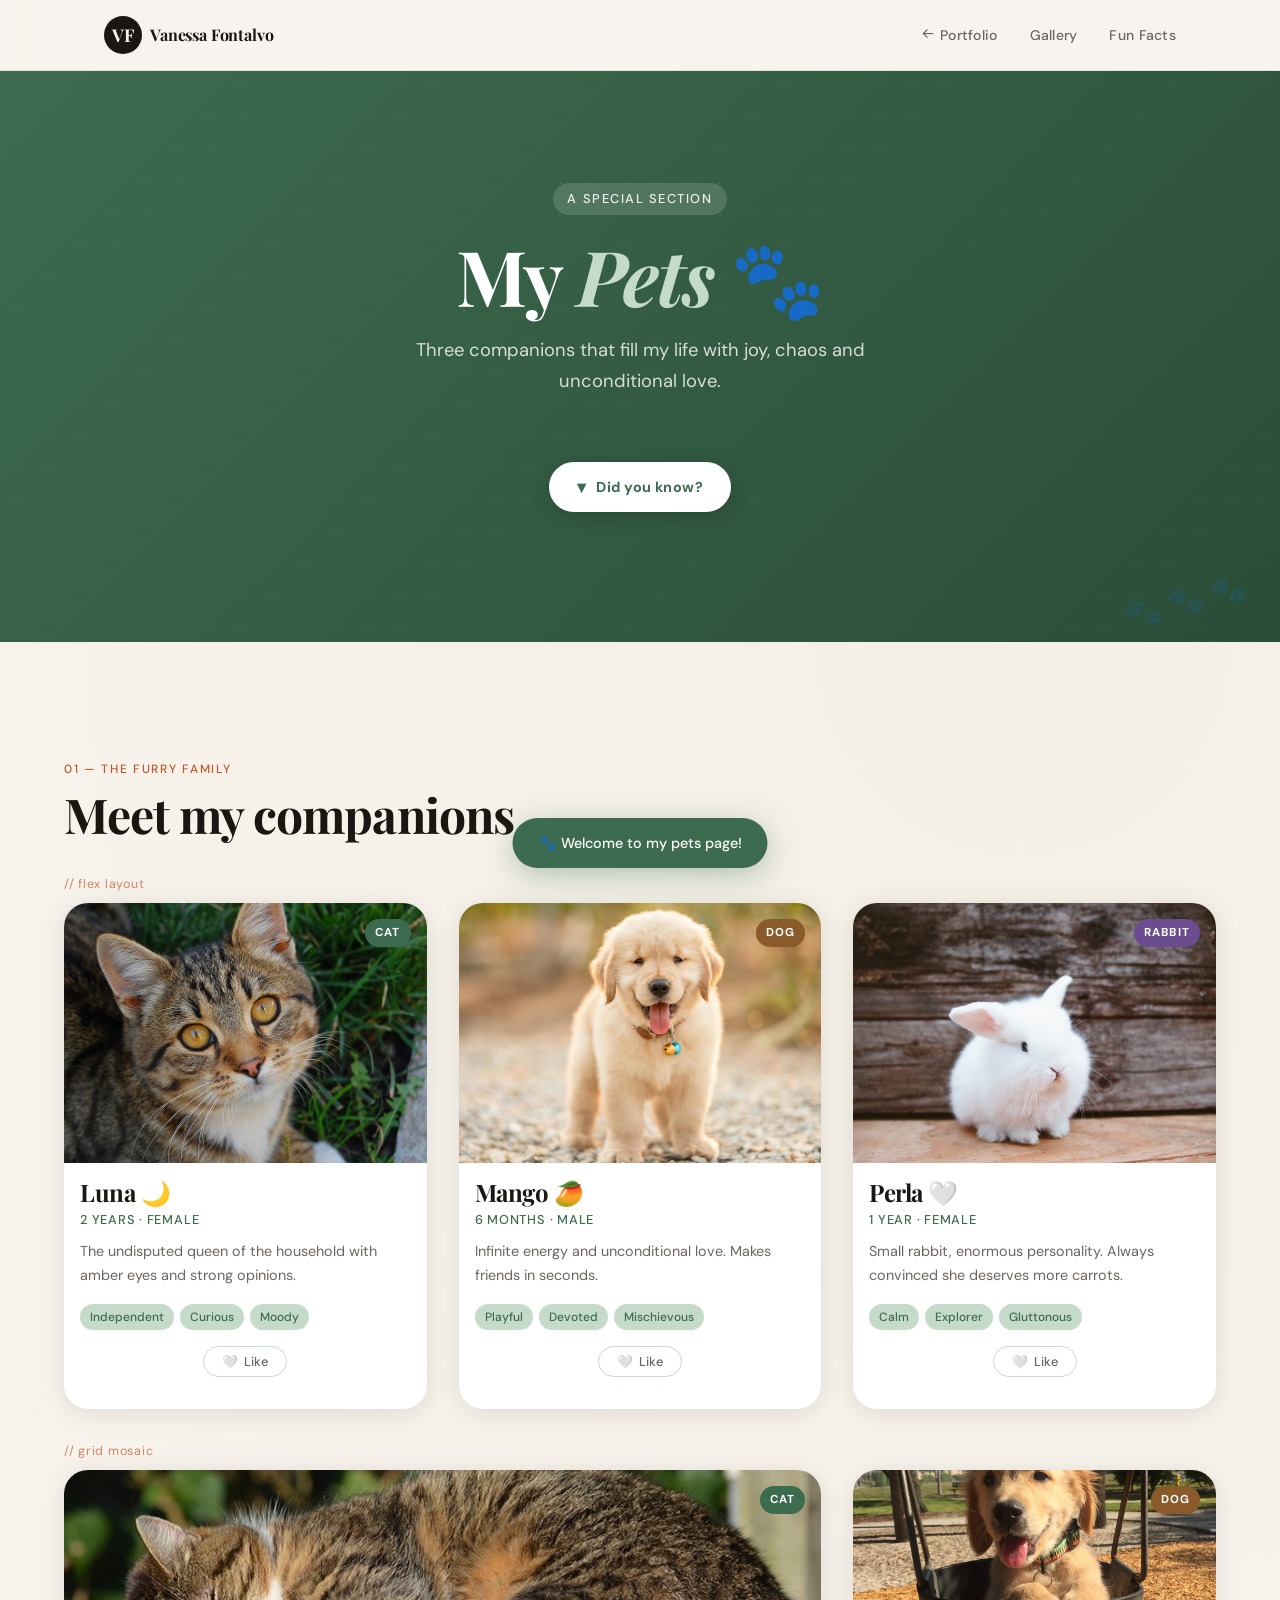
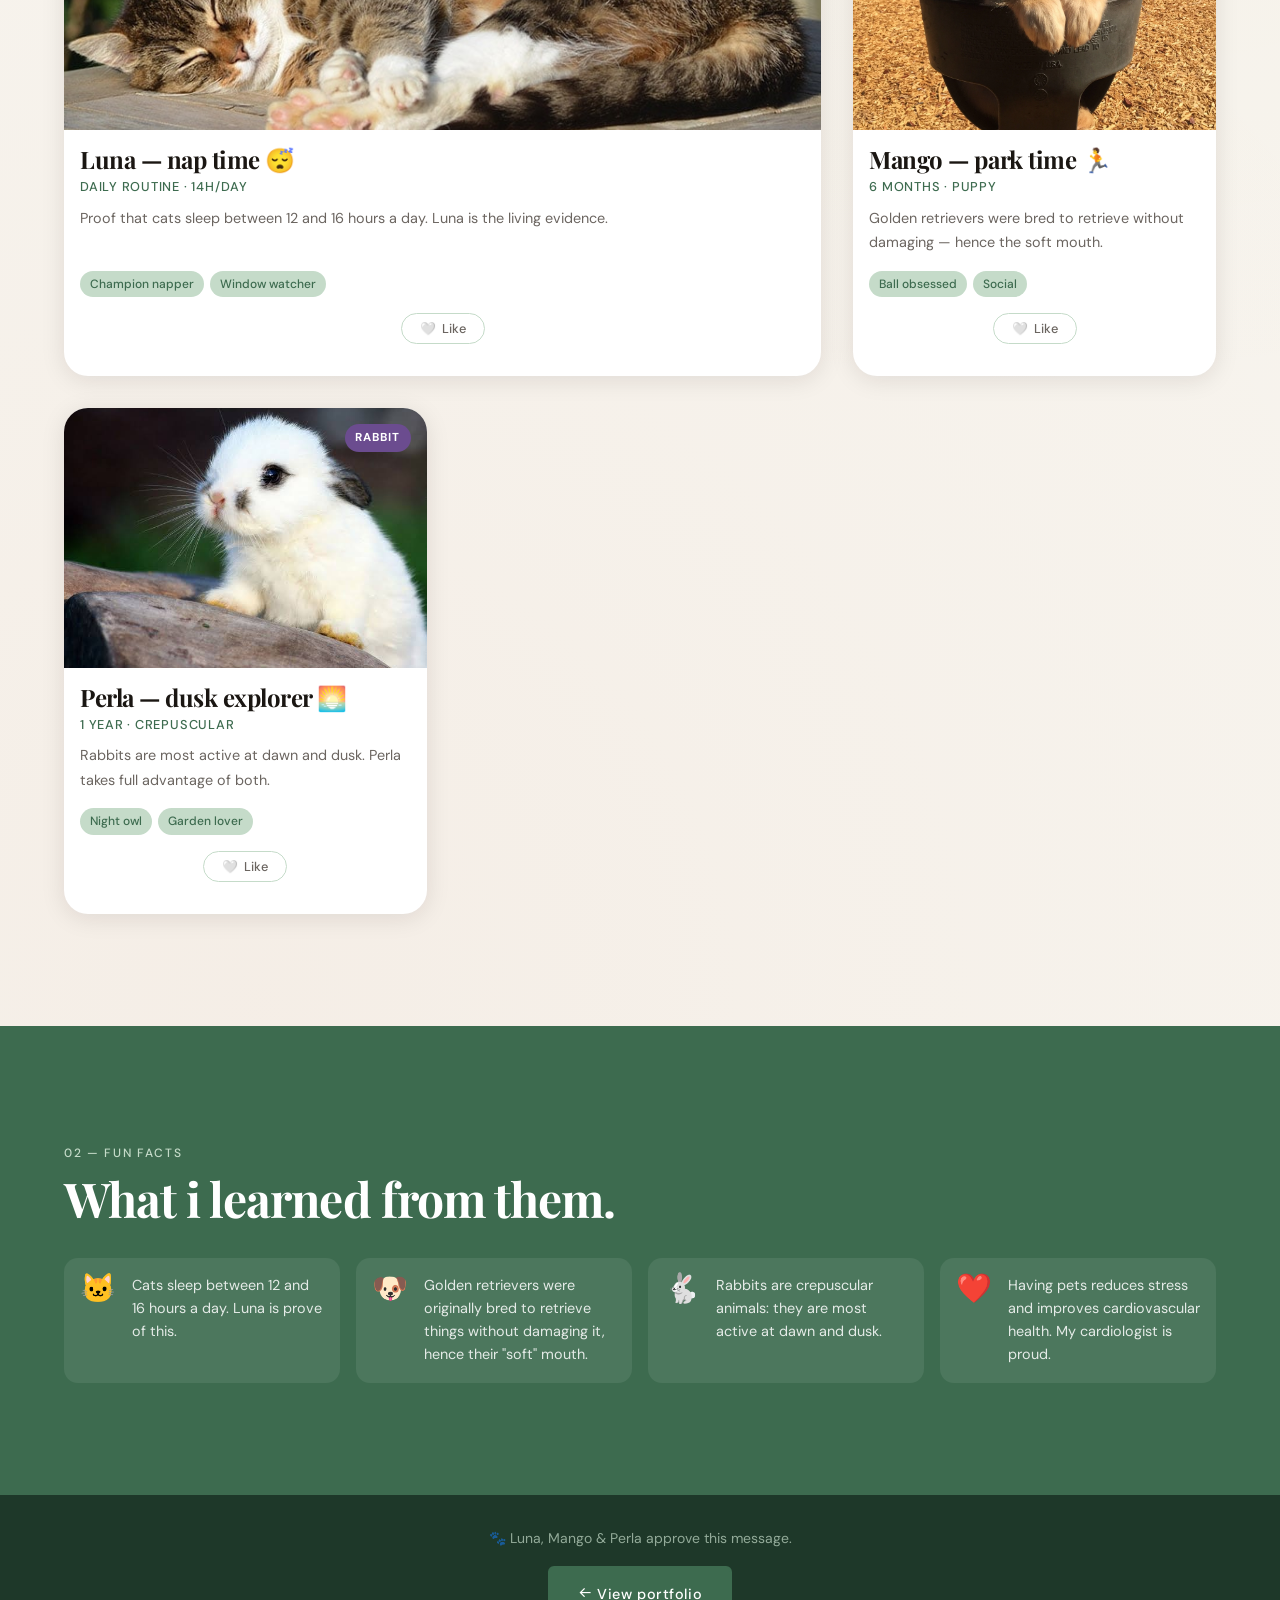
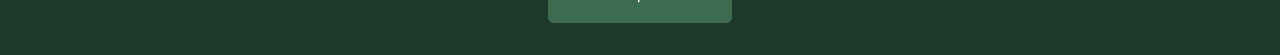
<file: mascotas.html>
<!DOCTYPE html>
<html lang="en">

<head>
  <meta charset="UTF-8">
  <meta name="viewport" content="width=device-width, initial-scale=1.0">
  <meta name="description" content="Pet gallery of Vanessa Fontalvo — meet Luna, Mango and Perla.">
  <meta name="keywords" content="pets, cats, dogs, rabbits, pets gallery, Luna, Mango, Perla">
  <meta name="author" content="Vanessa Fontalvo">
  <title>My Pets — Vanessa Fontalvo</title>

  <link rel="stylesheet" href="css/petstyles.css">
  <link
    href="https://fonts.googleapis.com/css2?family=Playfair+Display:wght@400;700;900&family=DM+Sans:wght@300;400;500&display=swap"
    rel="stylesheet">
  <link href="https://unpkg.com/boxicons@2.1.4/css/boxicons.min.css" rel="stylesheet">
</head>

<body class="page-mascotas">

  <!-------------------- HEADER ---------------------->
  <header class="site-header">
    <div class="header-inner">
      <!-- Logo with back link to portfolio -->
      <div class="logo">
        <a href="index.html" class="logo-link" aria-label="Back to portfolio">
          <span class="logo-initial">VF</span>
          <span class="logo-name">Vanessa Fontalvo</span>
        </a>
      </div>

      <!-- Hamburger toggle (mobile only) -->
      <button class="hamburger" id="hamburger" aria-label="Toggle navigation" aria-expanded="false" aria-controls="main-nav">
        <span></span><span></span><span></span>
      </button>

      <!-- Pets page navigation -->
      <nav class="main-nav" id="main-nav" aria-label="Navigation">
        <ul>
          <!-- Back to main portfolio -->
          <li><a href="index.html" class="nav-back">
              <i class='bx bx-arrow-back'></i>
              Portfolio</a></li>
          <li><a href="#galeria">Gallery</a></li>
          <li><a href="#curiosidades">Fun Facts</a></li>
        </ul>
      </nav>
    </div>
  </header>

  <!-------------------- PETS HERO -------------------->
  <section class="pets-hero">
    <div class="pets-hero-content">
      <p class="hero-label">A special section </p>
      <h1 class="hero-title pets-hero-title">
        My <em>Pets</em> 🐾
      </h1>
      <p class="hero-sub">
        Three companions that fill my life with joy, chaos and unconditional love.
      </p>

      <!-- Did you know? — show/hide toggle -->
      <button class="btn-toggle-fact" id="btn-toggle-fact"
              aria-expanded="false" aria-controls="fact-panel">
        <span class="btn-icon">▾</span>
        <span class="btn-text">Did you know?</span>
      </button>
      <div class="fun-fact-panel" id="fact-panel" role="region" aria-label="Fun fact">
        <p id="fact-text"></p>
      </div>
    </div>
    <!-- Paw decoration -->
    <div class="paw-deco" aria-hidden="true">
      <span>🐾</span><span>🐾</span><span>🐾</span>
    </div>
  </section>

  <main>

    <!---------------------- PETS GALLERY --------------------->
    <section id="galeria" class="section section-gallery">
      <div class="section-inner">
        <span class="section-tag">01 — The furry family</span>
        <h2 class="section-title">Meet my companions.</h2>

        <!---------------------------------------------------------
             LAYOUT 1: Flexbox row
             display: flex + flex-wrap: wrap distributes cards
             evenly across rows, wrapping when space runs out.
        ------------------------------------------------------- -->
        <p class="gallery-layout-label">// flex layout</p>
        <div class="pets-flex-row">

          <!-- Pet 1: Luna -->
          <article class="pet-card">
            <div class="pet-image-wrap">
              <img src="./assets/img/tabby.jpg" alt="Luna, a tabby cat resting on a soft pillow" width="600" height="450"
                loading="lazy">
              <span class="pet-badge">Cat</span>
            </div>
            <div class="pet-info">
              <h3 class="pet-name">Luna 🌙</h3>
              <p class="pet-age">2 years · Female</p>
              <p class="pet-desc">The undisputed queen of the household with amber eyes and strong opinions.</p>
              <ul class="pet-tags" aria-label="Personality traits">
                <li>Independent</li>
                <li>Curious</li>
                <li>Moody</li>
              </ul>
              <button class="pet-like-btn" data-pet="Luna" aria-label="Like Luna">
                <span class="like-heart">🤍</span>
                <span class="like-label">Like</span>
              </button>
            </div>
          </article>

          <!-- Pet 2: Mango -->
          <article class="pet-card">
            <div class="pet-image-wrap">
              <img src="./assets/img/golden.jpeg" alt="Mango, a golden retriever with infinite energy" width="600" height="450"
                loading="lazy">
              <span class="pet-badge pet-badge--dog">Dog</span>
            </div>
            <div class="pet-info">
              <h3 class="pet-name">Mango 🥭</h3>
              <p class="pet-age">6 months · Male</p>
              <p class="pet-desc">Infinite energy and unconditional love. Makes friends in seconds.</p>
              <ul class="pet-tags" aria-label="Personality traits">
                <li>Playful</li>
                <li>Devoted</li>
                <li>Mischievous</li>
              </ul>
              <button class="pet-like-btn" data-pet="Mango" aria-label="Like Mango">
                <span class="like-heart">🤍</span>
                <span class="like-label">Like</span>
              </button>
            </div>
          </article>

          <!-- Pet 3: Perla -->
          <article class="pet-card">
            <div class="pet-image-wrap">
              <img src="./assets/img/bunny.jpg" alt="Perla, a white rabbit on green grass" width="600" height="450"
                loading="lazy">
              <span class="pet-badge pet-badge--rabbit">Rabbit</span>
            </div>
            <div class="pet-info">
              <h3 class="pet-name">Perla 🤍</h3>
              <p class="pet-age">1 year · Female</p>
              <p class="pet-desc">Small rabbit, enormous personality. Always convinced she deserves more carrots.</p>
              <ul class="pet-tags" aria-label="Personality traits">
                <li>Calm</li>
                <li>Explorer</li>
                <li>Gluttonous</li>
              </ul>
              <button class="pet-like-btn" data-pet="Perla" aria-label="Like Perla">
                <span class="like-heart">🤍</span>
                <span class="like-label">Like</span>
              </button>
            </div>
          </article>

        </div><!-- /pets-flex-row -->

        <!---------------------------------------------------------
             LAYOUT 2: CSS Grid mosaic
             display: grid + grid-template-columns creates a
             mosaic layout. grid-template-areas assigns named
             regions so cards span different column widths.
        --------------------------------------------------------->
        <p class="gallery-layout-label">// grid mosaic</p>
        <div class="pets-grid">

          <!-- Pet 4: Luna napping -->
          <article class="pet-card pet-card--wide">
            <div class="pet-image-wrap">
              <img src="./assets/img/tabbycat.jpg" alt="Luna napping in her favorite spot" width="600" height="450" loading="lazy">
              <span class="pet-badge">Cat</span>
            </div>
            <div class="pet-info">
              <h3 class="pet-name">Luna — nap time 😴</h3>
              <p class="pet-age">Daily routine · 14h/day</p>
              <p class="pet-desc">Proof that cats sleep between 12 and 16 hours a day. Luna is the living evidence.</p>
              <ul class="pet-tags" aria-label="Personality traits">
                <li>Champion napper</li>
                <li>Window watcher</li>
              </ul>
              <button class="pet-like-btn" data-pet="Luna nap" aria-label="Like Luna nap">
                <span class="like-heart">🤍</span>
                <span class="like-label">Like</span>
              </button>
            </div>
          </article>

          <!-- Pet 5: Mango playing -->
          <article class="pet-card">
            <div class="pet-image-wrap">
              <img src="./assets/img/goldenpark.webp" alt="Mango chasing a ball in the park" width="600" height="450" loading="lazy">
              <span class="pet-badge pet-badge--dog">Dog</span>
            </div>
            <div class="pet-info">
              <h3 class="pet-name">Mango — park time 🏃</h3>
              <p class="pet-age">6 months · Puppy</p>
              <p class="pet-desc">Golden retrievers were bred to retrieve without damaging — hence the soft mouth.</p>
              <ul class="pet-tags" aria-label="Personality traits">
                <li>Ball obsessed</li>
                <li>Social</li>
              </ul>
              <button class="pet-like-btn" data-pet="Mango park" aria-label="Like Mango park">
                <span class="like-heart">🤍</span>
                <span class="like-label">Like</span>
              </button>
            </div>
          </article>

          <!-- Pet 6: Perla exploring -->
          <article class="pet-card">
            <div class="pet-image-wrap">
              <img src="./assets/img/bunnyex.jpg" alt="Perla exploring the garden at dusk" width="600" height="450" loading="lazy">
              <span class="pet-badge pet-badge--rabbit">Rabbit</span>
            </div>
            <div class="pet-info">
              <h3 class="pet-name">Perla — dusk explorer 🌅</h3>
              <p class="pet-age">1 year · Crepuscular</p>
              <p class="pet-desc">Rabbits are most active at dawn and dusk. Perla takes full advantage of both.</p>
              <ul class="pet-tags" aria-label="Personality traits">
                <li>Night owl</li>
                <li>Garden lover</li>
              </ul>
              <button class="pet-like-btn" data-pet="Perla explorer" aria-label="Like Perla explorer">
                <span class="like-heart">🤍</span>
                <span class="like-label">Like</span>
              </button>
            </div>
          </article>

        </div><!-- /pets-grid -->
      </div>
    </section>

    <!------------------SECTION: FUN FACTS ------------------------>
    <section id="curiosidades" class="section section-curiosidades">
      <div class="section-inner">
        <span class="section-tag">02 — Fun Facts</span>
        <h2 class="section-title">What i learned from them.</h2>

        <!-- Fun facts list -->
        <ul class="curiosidades-list">
          <li>
            <span class="curio-icon">🐱</span>
            <p>Cats sleep between 12 and 16 hours a day. Luna is prove of this.</p>
          </li>
          <li>
            <span class="curio-icon">🐶</span>
            <p>Golden retrievers were originally bred to retrieve things without damaging it, hence their
              "soft" mouth.</p>
          </li>
          <li>
            <span class="curio-icon">🐇</span>
            <p>Rabbits are crepuscular animals: they are most active at dawn and dusk.</p>
          </li>
          <li>
            <span class="curio-icon">❤️</span>
            <p>Having pets reduces stress and improves cardiovascular health. My cardiologist is proud.</p>
          </li>
        </ul>
      </div>
    </section>

  </main>

  <!--------- FOOTER WITH BACK LINK ------------>
  <footer class="site-footer pets-footer">
    <div class="footer-inner">
      <p class="footer-copy">🐾 Luna, Mango & Perla approve this message.</p>
      <a href="index.html" class="btn-primary btn-back">
        <i class='bx bx-arrow-back'></i> View portfolio
      </a>
    </div>
  </footer>

  <!-- Welcome toast (shown on load by JS) -->
  <div class="welcome-toast" id="welcome-toast" role="status" aria-live="polite">
    🐾 Welcome to my pets page!
  </div>

  <!-- All interactivity is handled in petscript.js -->
  <script src="./js/petscript.js"></script>
  <script src="./js/menu.js"></script>

</body>

</html>
</file>
<file: css/petstyles.css>
/* ============================================================
   petstyles.css — Página de Mascotas
   ============================================================ */

/* ---- Global design variables ---- */
:root {
    --color-bg: #F7F4EE;
    --color-bg-alt: #EDEAE3;
    --color-surface: #FFFFFF;
    --color-ink: #1A1612;
    --color-ink-light: #6B6560;
    --color-accent: #C0572B;
    --color-accent-soft: #F0C9B5;
    --color-pets: #3D6B4F;
    --color-pets-light: #C5DBC9;

    --font-display: 'Playfair Display', Georgia, serif;
    --font-body: 'DM Sans', 'Helvetica Neue', sans-serif;

    --space-xs: 0.5rem;
    --space-sm: 1rem;
    --space-md: 2rem;
    --space-lg: 4rem;
    --space-xl: 7rem;

    --radius-sm: 6px;
    --radius-md: 14px;
    --radius-lg: 24px;
    --shadow-card: 0 4px 24px rgba(26, 22, 18, 0.10);
    --shadow-img: 0 8px 32px rgba(26, 22, 18, 0.18);

    --transition: 0.28s cubic-bezier(0.4, 0, 0.2, 1);
}

/* ============================================================
   RESET & BASE
   ============================================================ */
*,
*::before,
*::after {
    box-sizing: border-box;
    margin: 0;
    padding: 0;
}

html {
    scroll-behavior: smooth;
    font-size: 16px;
}

body {
    font-family: var(--font-body);
    background-color: var(--color-bg);
    color: var(--color-ink);
    line-height: 1.7;
    font-weight: 400;
    background-image:
        radial-gradient(circle at 20% 80%, rgba(192, 87, 43, 0.04) 0%, transparent 50%),
        radial-gradient(circle at 80% 20%, rgba(184, 134, 11, 0.04) 0%, transparent 50%);
}

img {
    max-width: 100%;
    height: auto;
    display: block;
}

ul {
    list-style: none;
}

a {
    color: inherit;
    text-decoration: none;
}

/* ============================================================
   TYPOGRAPHY
   ============================================================ */
h1,
h2,
h3 {
    font-family: var(--font-display);
    line-height: 1.15;
    letter-spacing: -0.02em;
}

h1 {
    font-size: clamp(2.8rem, 6vw, 5rem);
}

h2 {
    font-size: clamp(2rem, 4vw, 3rem);
}

h3 {
    font-size: clamp(1.2rem, 2vw, 1.5rem);
}

em {
    font-style: italic;
    color: var(--color-accent);
}

/* ============================================================
   HEADER & NAVIGATION — Flexbox
   display: flex on .header-inner distributes logo and nav.
   align-items: center vertically centers header content.
   justify-content: space-between pushes logo left, nav right.
   ============================================================ */
.site-header {
    position: sticky;
    top: 0;
    z-index: 100;
    background: rgba(247, 244, 238, 0.92);
    backdrop-filter: blur(12px);
    -webkit-backdrop-filter: blur(12px);
    border-bottom: 1px solid rgba(26, 22, 18, 0.08);
    padding: var(--space-sm) 0;
}

.header-inner {
    /* TASK 2: Header with Flexbox */
    /* display: flex turns header into a flex container */
    display: flex;
    /* align-items centers logo and nav links vertically */
    align-items: center;
    /* justify-content distributes space between logo and nav */
    justify-content: space-between;
    gap: var(--space-md);
    max-width: 1200px;
    margin: 0 auto;
    padding: 0 var(--space-lg);
}

.logo,
.logo-link {
    display: flex;
    align-items: center;
    gap: var(--space-xs);
    text-decoration: none;
    color: var(--color-ink);
}

.logo-initial {
    display: flex;
    align-items: center;
    justify-content: center;
    width: 38px;
    height: 38px;
    background: var(--color-ink);
    color: var(--color-bg);
    font-family: var(--font-display);
    font-size: 1.1rem;
    font-weight: 700;
    border-radius: 50%;
    flex-shrink: 0;
}

.logo-name {
    font-family: var(--font-display);
    font-size: 1rem;
    font-weight: 700;
    letter-spacing: -0.01em;
}

.main-nav ul {
    /* Flexbox: distributes nav links evenly in a row */
    display: flex;
    justify-content: flex-end;
    align-items: center;
    gap: var(--space-md);
}

.main-nav a {
    font-size: 0.875rem;
    font-weight: 500;
    color: var(--color-ink-light);
    letter-spacing: 0.02em;
    padding: 4px 0;
    position: relative;
    transition: color var(--transition);
}

.main-nav a::after {
    content: '';
    position: absolute;
    bottom: -2px;
    left: 0;
    width: 0;
    height: 2px;
    background: var(--color-accent);
    transition: width var(--transition);
}

.main-nav a:hover {
    color: var(--color-accent);
}

.main-nav a:hover::after {
    width: 100%;
}

/* Back link on pets page */
.nav-back {
    color: var(--color-pets) ;
    font-weight: 500;
}

.nav-back:hover {
    color: var(--color-pets) ;
}

.nav-back::after {
    background: var(--color-pets) ;
}

/* ============================================================
   PETS HERO
   ============================================================ */
.pets-hero {
    background: linear-gradient(135deg, var(--color-pets) 0%, #2a4d38 100%);
    color: white;
    padding: var(--space-xl) var(--space-md);
    text-align: center;
    position: relative;
    overflow: hidden;
    display: flex;
    flex-direction: column;
    align-items: center;
}

.pets-hero::before {
    content: '';
    position: absolute;
    inset: 0;
    background-image: radial-gradient(circle, rgba(255, 255, 255, 0.08) 1px, transparent 1px);
    background-size: 32px 32px;
    pointer-events: none;
}

.pets-hero-content {
    position: relative;
    z-index: 2;
    width: 100%;
    max-width: 600px;
    /* Center all inline/inline-flex children (h1, p, button) */
    text-align: center;
    /* Stack children in a column and center them horizontally */
    display: flex;
    flex-direction: column;
    align-items: center;
    animation: fadeUp 0.8s ease both;
}

.hero-label {
    display: inline-block;
    font-size: 0.8rem;
    font-weight: 500;
    letter-spacing: 0.12em;
    text-transform: uppercase;
    color: var(--color-accent);
    background: var(--color-accent-soft);
    padding: 5px 14px;
    border-radius: 20px;
    margin-bottom: var(--space-sm);
}

.pets-hero .hero-label {
    background: rgba(255, 255, 255, 0.15);
    color: rgba(255, 255, 255, 0.9);
}

.hero-title {
    margin-bottom: var(--space-sm);
    color: var(--color-ink);
}

.pets-hero-title {
    color: white;
}

.pets-hero-title em {
    color: var(--color-pets-light);
}

.hero-sub {
    font-size: 1.15rem;
    color: var(--color-ink-light);
    margin-bottom: var(--space-md);
    max-width: 480px;
}

.pets-hero .hero-sub {
    color: rgba(255, 255, 255, 0.8);
    /* Ensure the max-width paragraph stays centered inside the flex column */
    text-align: center;
    margin-left: auto;
    margin-right: auto;
}

/* Decorative floating paws */
.paw-deco {
    position: absolute;
    bottom: var(--space-sm);
    right: var(--space-md);
    font-size: 1.8rem;
    opacity: 0.2;
    display: flex;
    gap: var(--space-xs);
    transform: rotate(-15deg);
    pointer-events: none;
}

/* ============================================================
   BUTTONS
   ============================================================ */
.btn-primary {
    display: inline-block;
    background: var(--color-ink);
    color: var(--color-bg);
    font-family: var(--font-body);
    font-size: 0.9rem;
    font-weight: 500;
    letter-spacing: 0.04em;
    padding: 14px 28px;
    border-radius: var(--radius-sm);
    border: 2px solid var(--color-ink);
    cursor: pointer;
    transition: background var(--transition), color var(--transition), transform var(--transition);
}

.btn-primary:hover {
    background: transparent;
    color: var(--color-ink);
    transform: translateY(-2px);
}

.btn-back {
    background: var(--color-pets);
    border-color: var(--color-pets);
    color: white;
}

.btn-back:hover {
    background: transparent;
    color: white;
    border-color: rgba(255, 255, 255, 0.6);
}

/* ============================================================
   GENERIC SECTIONS
   ============================================================ */
/* Generous padding for large screens */
.section {
    padding: var(--space-xl) var(--space-lg);
}

.section:nth-child(even) {
    background-color: var(--color-bg-alt);
}

/* Centers content, limits width on 24"+ screens */
.section-inner {
    max-width: 1200px;
    margin: 0 auto;
}

.section-tag {
    display: inline-block;
    font-size: 0.75rem;
    font-weight: 500;
    letter-spacing: 0.14em;
    text-transform: uppercase;
    color: var(--color-accent);
    margin-bottom: var(--space-xs);
}

.section-title {
    margin-bottom: var(--space-md);
    color: var(--color-ink);
}

/* ============================================================
   SECTION: PETS GALLERY — Flexbox + Grid (Task 4)

   Two distinct layouts are used:

   1. .pets-flex-row — Flexbox
      display: flex + flex-wrap: wrap distributes cards
      in rows. Cards grow/shrink with flex: 1 1 280px.
      justify-content: flex-start aligns them left.

   2. .pets-grid — CSS Grid mosaic
      display: grid + grid-template-columns creates a
      3-column mosaic. .pet-card--wide spans 2 columns
      via grid-column, making cards different widths.
   ============================================================ */

/* Label above each layout */
.gallery-layout-label {
    font-family: 'DM Sans', monospace;
    font-size: 0.78rem;
    color: var(--color-accent);
    letter-spacing: 0.06em;
    margin: var(--space-md) 0 var(--space-xs);
    opacity: 0.7;
}

/* ----------------------------------------------------------
   LAYOUT 1: Flexbox row
   display: flex — turns container into a flex container
   flex-wrap: wrap — cards wrap to next row when needed
   justify-content: flex-start — cards align from the left
   gap — space between cards
   ---------------------------------------------------------- */
.pets-flex-row {
    display: flex;
    flex-wrap: wrap;
    justify-content: flex-start;
    align-items: stretch;
    gap: var(--space-md);
    margin-bottom: var(--space-md);
}

/* Each card in the flex row takes equal width — 3 columns on desktop */
.pets-flex-row .pet-card {
    flex: 1 1 280px;
    /* gap is 2rem (--space-md); 3 cards share 2 gaps → subtract 2/3 of total gap */
    max-width: calc(33.333% - 1.334rem);
}

/* ----------------------------------------------------------
   LAYOUT 2: CSS Grid mosaic
   display: grid — turns container into a grid container
   grid-template-columns: repeat(3, 1fr) — 3 equal columns
   gap — space between grid cells
   ---------------------------------------------------------- */
.pets-grid {
    display: grid;
    grid-template-columns: repeat(3, 1fr);
    gap: var(--space-md);
    margin-top: 0;
}

/* Wide card spans 2 columns in the grid mosaic */
.pet-card--wide {
    grid-column: span 2;
}

/* ----------------------------------------------------------
   Shared card styles (used in both layouts)
   Each card uses Flexbox internally for vertical flow:
   flex-direction: column stacks image and info vertically
   ---------------------------------------------------------- */
.pet-card {
    display: flex;
    flex-direction: column;
    background: var(--color-surface);
    border-radius: var(--radius-lg);
    overflow: hidden;
    box-shadow: var(--shadow-card);
    transition: transform var(--transition), box-shadow var(--transition);
}

.pet-card:hover {
    transform: translateY(-8px);
    box-shadow: var(--shadow-img);
}

/* Image area — flex-shrink: 0 prevents image from collapsing */
.pet-image-wrap {
    position: relative;
    overflow: hidden;
    height: 260px;
    flex-shrink: 0;
}

.pet-image-wrap img {
    width: 100%;
    height: 100%;
    object-fit: cover;
    transition: transform 0.5s ease;
}

.pet-card:hover .pet-image-wrap img {
    transform: scale(1.06);
}

.pet-badge {
    position: absolute;
    top: var(--space-sm);
    right: var(--space-sm);
    background: var(--color-pets);
    color: white;
    font-size: 0.72rem;
    font-weight: 700;
    letter-spacing: 0.1em;
    text-transform: uppercase;
    padding: 4px 10px;
    border-radius: 20px;
}

.pet-badge--dog {
    background: #8B5A2B;
}

.pet-badge--rabbit {
    background: #6B4C8F;
}

/* Info area: flex: 1 lets it fill remaining card height */
.pet-info {
    display: flex;
    flex-direction: column;
    flex: 1;
    padding: var(--space-sm) var(--space-sm) var(--space-md);
}

.pet-name {
    font-size: 1.5rem;
    margin-bottom: 2px;
    color: var(--color-ink);
}

.pet-age {
    font-size: 0.8rem;
    color: var(--color-pets);
    font-weight: 500;
    letter-spacing: 0.06em;
    text-transform: uppercase;
    margin-bottom: var(--space-xs);
}

.pet-desc {
    font-size: 0.9rem;
    color: var(--color-ink-light);
    line-height: 1.7;
    margin-bottom: var(--space-sm);
    flex: 1;
}

/* Tags: Flexbox row with wrap so they flow naturally */
.pet-tags {
    display: flex;
    flex-wrap: wrap;
    gap: 6px;
    margin-top: auto;
}

.pet-tags li {
    background: var(--color-pets-light);
    color: var(--color-pets);
    font-size: 0.75rem;
    font-weight: 500;
    padding: 3px 10px;
    border-radius: 20px;
    transition: background var(--transition), color var(--transition);
}

.pet-tags li:hover {
    background: var(--color-pets);
    color: white;
}

/* ============================================================
   SECTION: FUN FACTS
   ============================================================ */
.section.section-curiosidades {
    background: var(--color-pets) ;
    color: white;
}

.section-curiosidades .section-tag {
    color: var(--color-pets-light);
}

.section-curiosidades .section-title {
    color: white;
}

.curiosidades-list {
    display: grid;
    grid-template-columns: repeat(auto-fit, minmax(240px, 1fr));
    gap: var(--space-sm);
    margin-top: var(--space-md);
}

.curiosidades-list li {
    display: flex;
    gap: var(--space-sm);
    align-items: flex-start;
    background: rgba(255, 255, 255, 0.08);
    border-radius: var(--radius-md);
    padding: var(--space-sm);
    transition: background var(--transition);
}

.curiosidades-list li:hover {
    background: rgba(255, 255, 255, 0.15);
}

.curio-icon {
    font-size: 1.8rem;
    line-height: 1;
    flex-shrink: 0;
}

.curiosidades-list p {
    font-size: 0.9rem;
    color: rgba(255, 255, 255, 0.85);
    line-height: 1.6;
}

/* ============================================================
   FOOTER
   ============================================================ */
.site-footer {
    background: var(--color-ink);
    color: var(--color-bg);
    padding: var(--space-md);
}

.footer-inner {
    max-width: 1140px;
    margin: 0 auto;
    display: flex;
    align-items: center;
    justify-content: space-between;
    gap: var(--space-md);
    flex-wrap: wrap;
}

.footer-copy {
    font-size: 0.875rem;
    color: rgba(247, 244, 238, 0.5);
}

.pets-footer {
    background: #1e3829;
    text-align: center;
}

.pets-footer .footer-inner {
    justify-content: center;
    flex-direction: column;
    gap: var(--space-sm);
}

.pets-footer .footer-copy {
    color: rgba(197, 219, 201, 0.7);
}

/* ============================================================
   ANIMATIONS
   ============================================================ */
@keyframes fadeUp {
    from {
        opacity: 0;
        transform: translateY(24px);
    }

    to {
        opacity: 1;
        transform: translateY(0);
    }
}

/* ============================================================
   HAMBURGER BUTTON 
   ============================================================ */
.hamburger {
    display: none;
    /* hidden by default on desktop */
    flex-direction: column;
    justify-content: center;
    gap: 5px;
    width: 36px;
    height: 36px;
    background: none;
    border: none;
    cursor: pointer;
    padding: 4px;
    flex-shrink: 0;
    z-index: 110;
}

.hamburger span {
    display: block;
    width: 100%;
    height: 2px;
    background: var(--color-ink);
    border-radius: 2px;
    transition: transform 0.25s ease, opacity 0.25s ease;
    transform-origin: center;
}

/* Animated X when open */
.hamburger.is-open span:nth-child(1) {
    transform: translateY(7px) rotate(45deg);
}

.hamburger.is-open span:nth-child(2) {
    opacity: 0;
    transform: scaleX(0);
}

.hamburger.is-open span:nth-child(3) {
    transform: translateY(-7px) rotate(-45deg);
}

/* ============================================================
   RESPONSIVE BREAKPOINTS
   - Desktop (≥ 1025px):  flex-row 3 cols, grid 3 cols
   - Tablet  (768–1024px): flex-row 3 cols, grid 3 cols (wide card spans 2)
   - Mobile  (< 768px):   hamburger nav, flex-row 2 cols, grid 2 cols
   - Small   (≤ 480px):   1 col for everything
   ============================================================ */

/* ----------------------------------------------------------
   TABLET — 768px to 1024px
   Covers iPad Air (820px wide) and iPad Mini (768px wide).
   Gallery stays at 3 columns throughout this range.
   ---------------------------------------------------------- */
@media (max-width: 1024px) {

    /* Grid mosaic: 3 columns on all tablet sizes */
    .pets-grid {
        grid-template-columns: repeat(3, 1fr);
    }

    /* Wide card keeps its 2-column span on tablet */
    .pet-card--wide {
        grid-column: span 2;
    }

    /* Flex row: 3 columns on tablet
       gap = 2rem between 3 cards → each gap = 2rem/3 × 2 gaps = 1.334rem per card */
    .pets-flex-row .pet-card {
        flex: 1 1 220px;
        max-width: calc(33.333% - 1.334rem);
    }

    .section {
        padding: var(--space-xl) var(--space-md);
    }
}

/* ----------------------------------------------------------
   MOBILE — max-width: 767px
   Below iPad Mini: hamburger menu, 2-column gallery.
   ---------------------------------------------------------- */
@media (max-width: 767px) {
    :root {
        --space-lg: 2.5rem;
        --space-xl: 4rem;
    }

    /* Show hamburger */
    .hamburger {
        display: flex;
    }

    /* Header: stay as a row, logo left / hamburger right */
    .header-inner {
        flex-direction: row;
        align-items: center;
        justify-content: space-between;
        gap: 0;
        padding: var(--space-xs) var(--space-md);
        position: relative;
    }

    /* Nav: collapsed by default, slides open on toggle */
    .main-nav {
        position: absolute;
        top: 100%;
        left: 0;
        right: 0;
        background: rgba(247, 244, 238, 0.97);
        backdrop-filter: blur(12px);
        -webkit-backdrop-filter: blur(12px);
        border-bottom: 1px solid rgba(26, 22, 18, 0.08);
        max-height: 0;
        overflow: hidden;
        transition: max-height 0.3s ease;
        z-index: 105;
    }

    .main-nav.nav-open {
        max-height: 300px;
    }

    /* Nav links: stack vertically inside dropdown */
    .main-nav ul {
        flex-direction: column;
        align-items: flex-start;
        gap: 0;
        padding: 8px 0;
    }

    .main-nav a {
        height: 44px;
        padding: 0 var(--space-md);
        border-left: 3px solid var(--color-accent);
        display: flex;
        align-items: center;
        width: 100%;
    }

    .nav-back {
        border-left-color: var(--color-pets) ;
    }

    /* Gallery: 2 columns on mobile */
    .pets-grid {
        grid-template-columns: repeat(2, 1fr);
    }

    /* Wide card resets to single column on mobile */
    .pet-card--wide {
        grid-column: span 1;
    }

    /* Flex row: 2 columns on mobile */
    .pets-flex-row {
        flex-wrap: wrap;
    }

    .pets-flex-row .pet-card {
        flex: 1 1 calc(50% - var(--space-sm));
        max-width: calc(50% - var(--space-sm));
    }

    .footer-inner {
        flex-direction: column;
        text-align: center;
    }

    .section {
        padding: var(--space-xl) var(--space-md);
    }
}

/* ----------------------------------------------------------
   SMALL MOBILE — max-width: 360px
   Only the very smallest phones collapse to 1 column.
   Most phones (375px+) keep the 2-column gallery layout.
   ---------------------------------------------------------- */
@media (max-width: 360px) {

    .pets-grid {
        grid-template-columns: 1fr;
    }

    .pets-flex-row {
        flex-direction: column;
    }

    .pets-flex-row .pet-card {
        flex: 1 1 100%;
        max-width: 100%;
    }
}

/* ============================================================
   JAVASCRIPT-DRIVEN INTERACTIVE STATES
   Classes toggled by JS — CSS handles all transitions.
   ============================================================ */

/* ── Welcome toast ─────────────────────────────────────────── */
.welcome-toast {
    position: fixed;
    bottom: 2rem;
    left: 50%;
    transform: translateX(-50%) translateY(130%);
    background: var(--color-pets);
    color: white;
    font-family: var(--font-body);
    font-size: 0.9rem;
    font-weight: 500;
    padding: 13px 26px;
    border-radius: 50px;
    box-shadow: 0 8px 32px rgba(61, 107, 79, 0.35);
    z-index: 200;
    white-space: nowrap;
    opacity: 0;
    pointer-events: none;
    transition: transform 0.45s cubic-bezier(0.34, 1.56, 0.64, 1),
        opacity 0.3s ease;
}

.welcome-toast.toast-visible {
    transform: translateX(-50%) translateY(0);
    opacity: 1;
    pointer-events: auto;
}

/* ── Fun fact panel ─────────────────────────────────────────── */
.fun-fact-panel {
    /* Starts hidden — JS adds .panel-open to reveal it */
    max-height: 0;
    overflow: hidden;
    opacity: 0;
    padding: 0 var(--space-md);
    margin-top: var(--space-sm);
    background: rgba(255, 255, 255, 0.12);
    border: 1.5px solid rgba(255, 255, 255, 0.25);
    border-radius: var(--radius-md);
    backdrop-filter: blur(4px);
    transition: max-height 0.4s ease, opacity 0.35s ease, padding 0.35s ease;
}

.fun-fact-panel.panel-open {
    max-height: 160px;
    opacity: 1;
    padding: var(--space-sm) var(--space-md);
}

.fun-fact-panel p {
    font-size: 0.95rem;
    color: rgba(255, 255, 255, 0.95);
    font-weight: 400;
    line-height: 1.6;
    text-align: center;
}

/* Toggle button — "Did you know?" */
.btn-toggle-fact {
    display: inline-flex;
    align-items: center;
    gap: 10px;
    /* Filled background for strong contrast against the green hero */
    background: white;
    border: 2px solid white;
    color: var(--color-pets);
    font-family: var(--font-body);
    font-size: 0.9rem;
    font-weight: 700;
    letter-spacing: 0.03em;
    padding: 12px 26px;
    border-radius: 50px;
    cursor: pointer;
    margin-top: var(--space-md);
    /* Glow shadow to make it pop on the dark hero */
    box-shadow: 0 4px 20px rgba(0, 0, 0, 0.2);
    transition: background var(--transition), color var(--transition),
        box-shadow var(--transition), transform 0.2s ease;
}

.btn-toggle-fact:hover {
    background: var(--color-pets-light);
    border-color: var(--color-pets-light);
    color: var(--color-pets);
    box-shadow: 0 6px 28px rgba(0, 0, 0, 0.28);
    transform: translateY(-2px);
}

/* When open: accent fill to signal active state */
.btn-toggle-fact.is-open {
    background: var(--color-accent-soft);
    border-color: var(--color-accent-soft);
    color: var(--color-accent);
}

.btn-toggle-fact .btn-icon {
    display: inline-block;
    font-size: 1.05rem;
    transition: transform 0.3s ease;
    font-style: normal;
}

.btn-toggle-fact.is-open .btn-icon {
    transform: rotate(180deg);
}

/* --- Pet card like button ---
   .pet-info uses flex-direction: column, so the button is a
   flex child. align-self: center keeps it from stretching to
   full width while still sitting centered in the card.        */
.pet-like-btn {
    display: inline-flex;
    align-items: center;
    justify-content: center;
    gap: 6px;
    align-self: center;
    /* center within the flex column, no stretching */
    width: auto;
    /* size driven by content + padding only */
    white-space: nowrap;
    /* never wraps to a second line */
    background: none;
    border: 1.5px solid var(--color-pets-light);
    border-radius: 20px;
    color: var(--color-ink-light);
    font-family: var(--font-body);
    font-size: 0.8rem;
    font-weight: 500;
    padding: 6px 18px;
    cursor: pointer;
    margin-top: var(--space-sm);
    transition: border-color var(--transition), color var(--transition),
        background var(--transition), transform 0.15s ease;
}

.pet-like-btn:hover {
    border-color: var(--color-accent);
    color: var(--color-accent);
    background: var(--color-accent-soft);
    transform: scale(1.06);
}

.pet-like-btn.liked {
    background: #fce8e2;
    border-color: var(--color-accent);
    color: var(--color-accent);
}

/* Heart bounce animation when liked */
@keyframes heartBounce {
    0% {
        transform: scale(1);
    }

    30% {
        transform: scale(1.45);
    }

    60% {
        transform: scale(0.9);
    }

    100% {
        transform: scale(1);
    }
}

.pet-like-btn.liked .like-heart {
    display: inline-block;
    animation: heartBounce 0.4s ease forwards;
}

/* Subtle active press feel on cards */
.pet-card:active {
    transform: scale(0.98);
}
</file>
